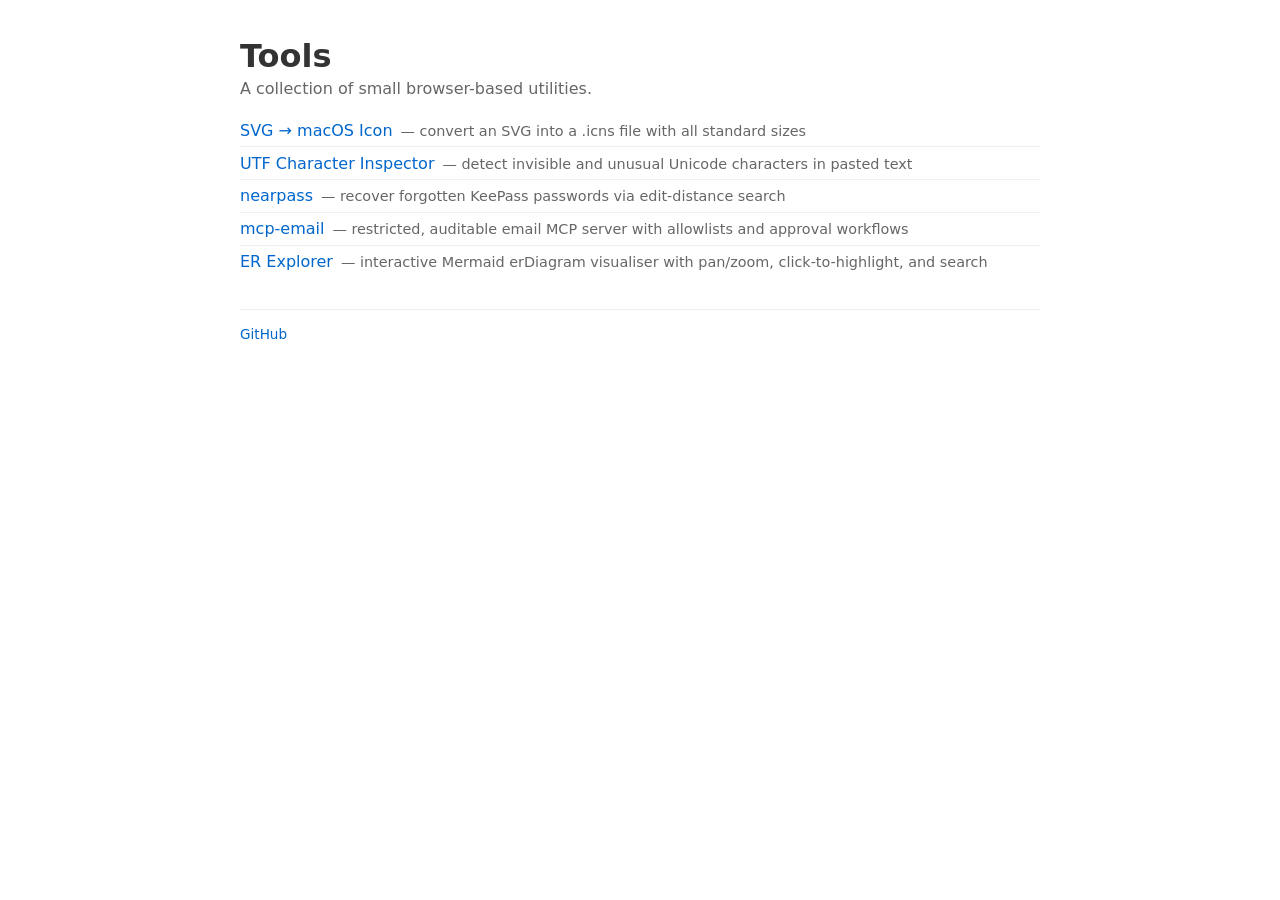
<file: public/index.html>
<!DOCTYPE html>
<html lang="en">
<head>
  <meta charset="UTF-8">
  <meta name="viewport" content="width=device-width, initial-scale=1.0">
  <title>Tools</title>
  <style>
    body {
      font-family: system-ui, -apple-system, sans-serif;
      max-width: 800px;
      margin: 0 auto;
      padding: 1rem 2rem;
      color: #333;
    }
    h1 { margin-bottom: 0.25rem; }
    p.subtitle { color: #666; margin-top: 0; }
    ul { list-style: none; padding: 0; }
    li { padding: 0.4rem 0; border-bottom: 1px solid #f0f0f0; }
    li:last-child { border-bottom: none; }
    a { color: #0066cc; text-decoration: none; }
    a:hover { text-decoration: underline; }
    .desc { color: #666; font-size: 0.9em; margin-left: 0.5rem; }
    footer {
      margin-top: 2rem;
      color: #999;
      font-size: 0.85em;
      border-top: 1px solid #eee;
      padding-top: 1rem;
    }
  </style>
</head>
<body>
  <h1>Tools</h1>
  <p class="subtitle">A collection of small browser-based utilities.</p>
  <ul>
    <li><a href="/tools/svg-to-icns/">SVG → macOS Icon</a><span class="desc">— convert an SVG into a .icns file with all standard sizes</span></li>
    <li><a href="/tools/utf-detector/">UTF Character Inspector</a><span class="desc">— detect invisible and unusual Unicode characters in pasted text</span></li>
    <li><a href="/tools/nearpass/">nearpass</a><span class="desc">— recover forgotten KeePass passwords via edit-distance search</span></li>
    <li><a href="/tools/mcp-email/">mcp-email</a><span class="desc">— restricted, auditable email MCP server with allowlists and approval workflows</span></li>
    <li><a href="/tools/er-explorer/">ER Explorer</a><span class="desc">— interactive Mermaid erDiagram visualiser with pan/zoom, click-to-highlight, and search</span></li>
  </ul>
  <footer>
    <a href="https://github.com/ariera/tools">GitHub</a>
  </footer>
</body>
</html>
</file>
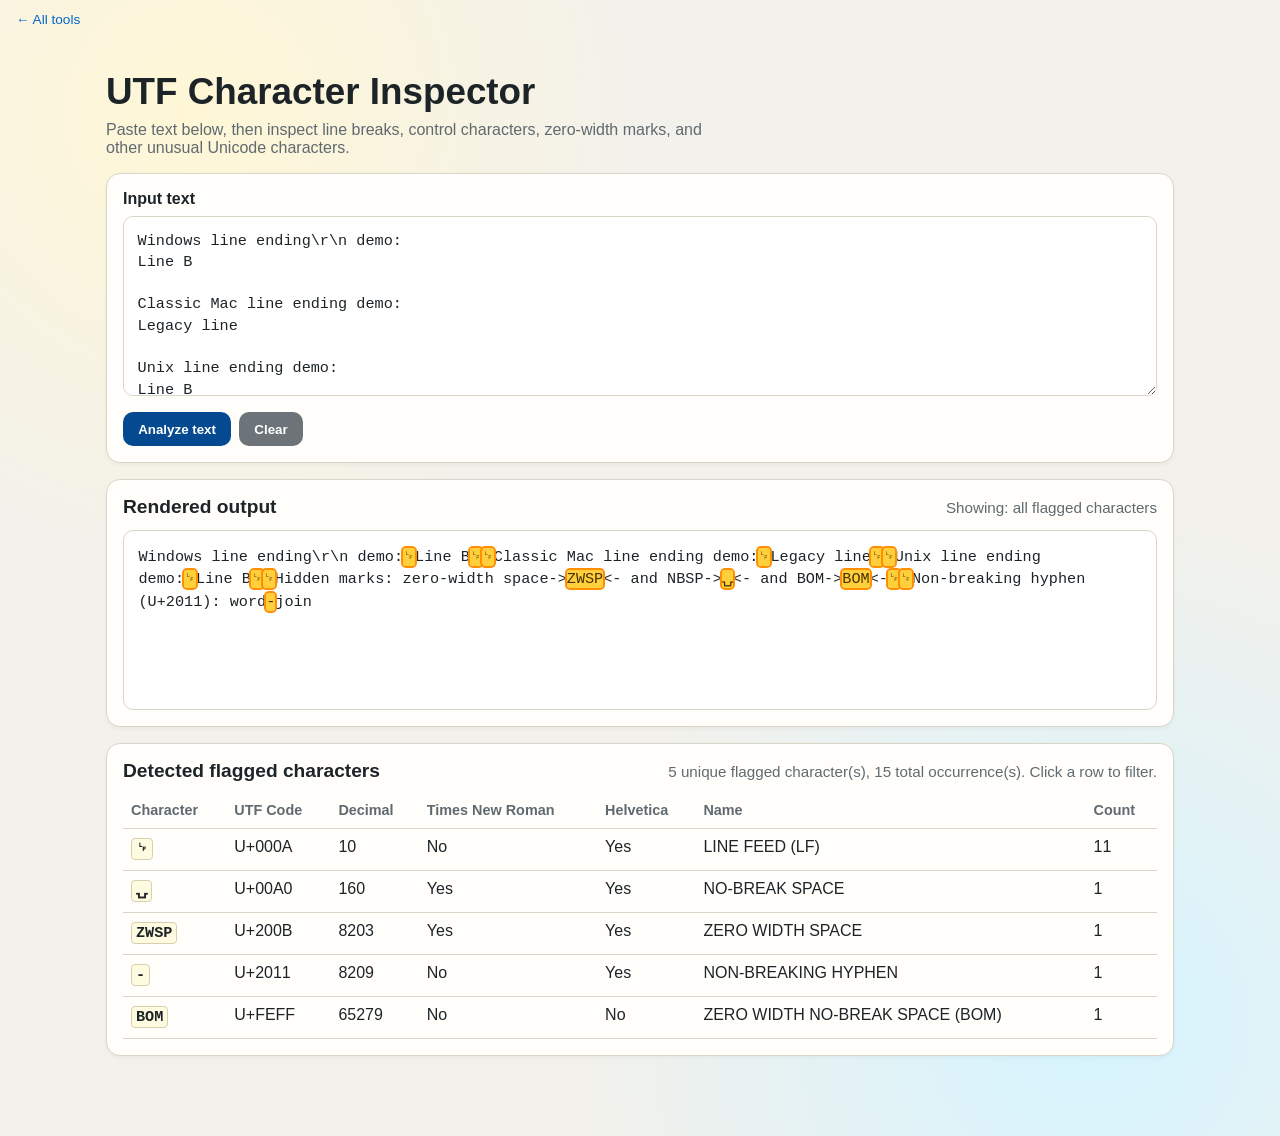
<file: public/utf-detector/index.html>
<!doctype html>
<html lang="en">
  <head>
    <meta charset="UTF-8" />
    <meta name="viewport" content="width=device-width, initial-scale=1.0" />
    <title>UTF Character Inspector</title>
    <link rel="stylesheet" href="styles.css" />
    <style>
      nav { padding: 0.75rem 1rem; font-size: 0.85rem; }
      nav a { color: #0066cc; text-decoration: none; }
      nav a:hover { text-decoration: underline; }
    </style>
  </head>
  <body>
    <nav><a href="/tools/">← All tools</a></nav>
    <main class="app">
      <header>
        <h1>UTF Character Inspector</h1>
        <p>
          Paste text below, then inspect line breaks, control characters, zero-width marks,
          and other unusual Unicode characters.
        </p>
      </header>

      <section class="panel input-panel">
        <label for="inputText">Input text</label>
        <textarea id="inputText" spellcheck="false" placeholder="Paste text here..."></textarea>
        <div class="actions">
          <button id="analyzeBtn" type="button">Analyze text</button>
          <button id="clearBtn" type="button" class="secondary">Clear</button>
        </div>
      </section>

      <section class="panel">
        <div class="panel-title-row">
          <h2>Rendered output</h2>
          <p id="activeFilter" class="active-filter">Showing: all flagged characters</p>
        </div>
        <div id="renderedText" class="rendered-text" aria-live="polite"></div>
      </section>

      <section class="panel">
        <div class="panel-title-row">
          <h2>Detected flagged characters</h2>
          <p id="summaryText" class="summary-text">No analysis yet.</p>
        </div>
        <table class="result-table" aria-label="Detected characters">
          <thead>
            <tr>
              <th>Character</th>
              <th>UTF Code</th>
              <th>Decimal</th>
              <th>Times New Roman</th>
              <th>Helvetica</th>
              <th>Name</th>
              <th>Count</th>
            </tr>
          </thead>
          <tbody id="resultBody"></tbody>
        </table>
      </section>
    </main>

    <script src="font-support-data.js"></script>
    <script src="app.js"></script>
  </body>
</html>
</file>
<file: public/utf-detector/styles.css>
:root {
  --bg: #f3f1eb;
  --panel: #fffefb;
  --ink: #1d2428;
  --muted: #5f6a70;
  --border: #d8d4c8;
  --accent: #054a91;
  --alert-bg: #ffef87;
  --alert-ink: #4a3000;
  --alert-strong: #ff8f00;
}

* {
  box-sizing: border-box;
}

body {
  margin: 0;
  font-family: "IBM Plex Sans", "Avenir Next", "Segoe UI", sans-serif;
  background:
    radial-gradient(circle at 15% 10%, #fff7d6 0%, transparent 30%),
    radial-gradient(circle at 85% 90%, #d5f4ff 0%, transparent 35%),
    var(--bg);
  color: var(--ink);
}

.app {
  max-width: 1100px;
  margin: 2rem auto;
  padding: 0 1rem 3rem;
}

header h1 {
  margin: 0;
  font-size: clamp(1.6rem, 1.2rem + 1.6vw, 2.3rem);
}

header p {
  margin-top: 0.5rem;
  color: var(--muted);
  max-width: 70ch;
}

.panel {
  background: var(--panel);
  border: 1px solid var(--border);
  border-radius: 14px;
  padding: 1rem;
  margin-top: 1rem;
  box-shadow: 0 2px 4px rgba(0, 0, 0, 0.04);
}

.input-panel label {
  display: block;
  font-weight: 600;
  margin-bottom: 0.5rem;
}

textarea {
  width: 100%;
  min-height: 180px;
  border-radius: 10px;
  border: 1px solid var(--border);
  padding: 0.85rem;
  font: 500 0.95rem/1.4 "IBM Plex Mono", "Fira Code", monospace;
  background: #fff;
  color: var(--ink);
  resize: vertical;
}

.actions {
  margin-top: 0.75rem;
  display: flex;
  gap: 0.5rem;
}

button {
  appearance: none;
  border: 0;
  border-radius: 10px;
  padding: 0.6rem 0.95rem;
  cursor: pointer;
  background: var(--accent);
  color: #fff;
  font-weight: 600;
}

button.secondary {
  background: #6d7479;
}

.panel-title-row {
  display: flex;
  justify-content: space-between;
  align-items: baseline;
  gap: 1rem;
  flex-wrap: wrap;
}

.panel-title-row h2 {
  margin: 0;
  font-size: 1.2rem;
}

.active-filter,
.summary-text {
  margin: 0;
  color: var(--muted);
  font-size: 0.95rem;
}

.rendered-text {
  margin-top: 0.75rem;
  border: 1px solid var(--border);
  border-radius: 10px;
  min-height: 180px;
  padding: 0.9rem;
  font: 500 0.95rem/1.5 "IBM Plex Mono", "Fira Code", monospace;
  background: #fff;
  white-space: pre-wrap;
  word-break: break-word;
}

.flagged {
  position: relative;
  background: var(--alert-bg);
  color: var(--alert-ink);
  outline: 2px solid transparent;
  border-radius: 3px;
}

.flagged.reduced {
  opacity: 0.28;
}

.flagged.active {
  background: #ffd03b;
  outline-color: var(--alert-strong);
}

.result-table {
  width: 100%;
  border-collapse: collapse;
  margin-top: 0.65rem;
}

.result-table th,
.result-table td {
  border-bottom: 1px solid var(--border);
  text-align: left;
  padding: 0.6rem 0.5rem;
  vertical-align: top;
}

.result-table th {
  font-size: 0.9rem;
  color: var(--muted);
  font-weight: 700;
}

.result-table tbody tr {
  cursor: pointer;
}

.result-table tbody tr:hover {
  background: #f4f9ff;
}

.result-table tbody tr.selected {
  background: #e5f1ff;
}

.char-cell {
  font: 700 0.95rem/1.2 "IBM Plex Mono", "Fira Code", monospace;
}

.tag {
  display: inline-block;
  border-radius: 4px;
  border: 1px solid #d6cfb0;
  background: #fffbe0;
  padding: 0.05rem 0.25rem;
}

.empty-state {
  color: var(--muted);
  padding: 0.45rem 0;
}

@media (max-width: 720px) {
  .app {
    margin-top: 1rem;
  }

  .rendered-text,
  textarea {
    min-height: 150px;
  }
}
</file>
